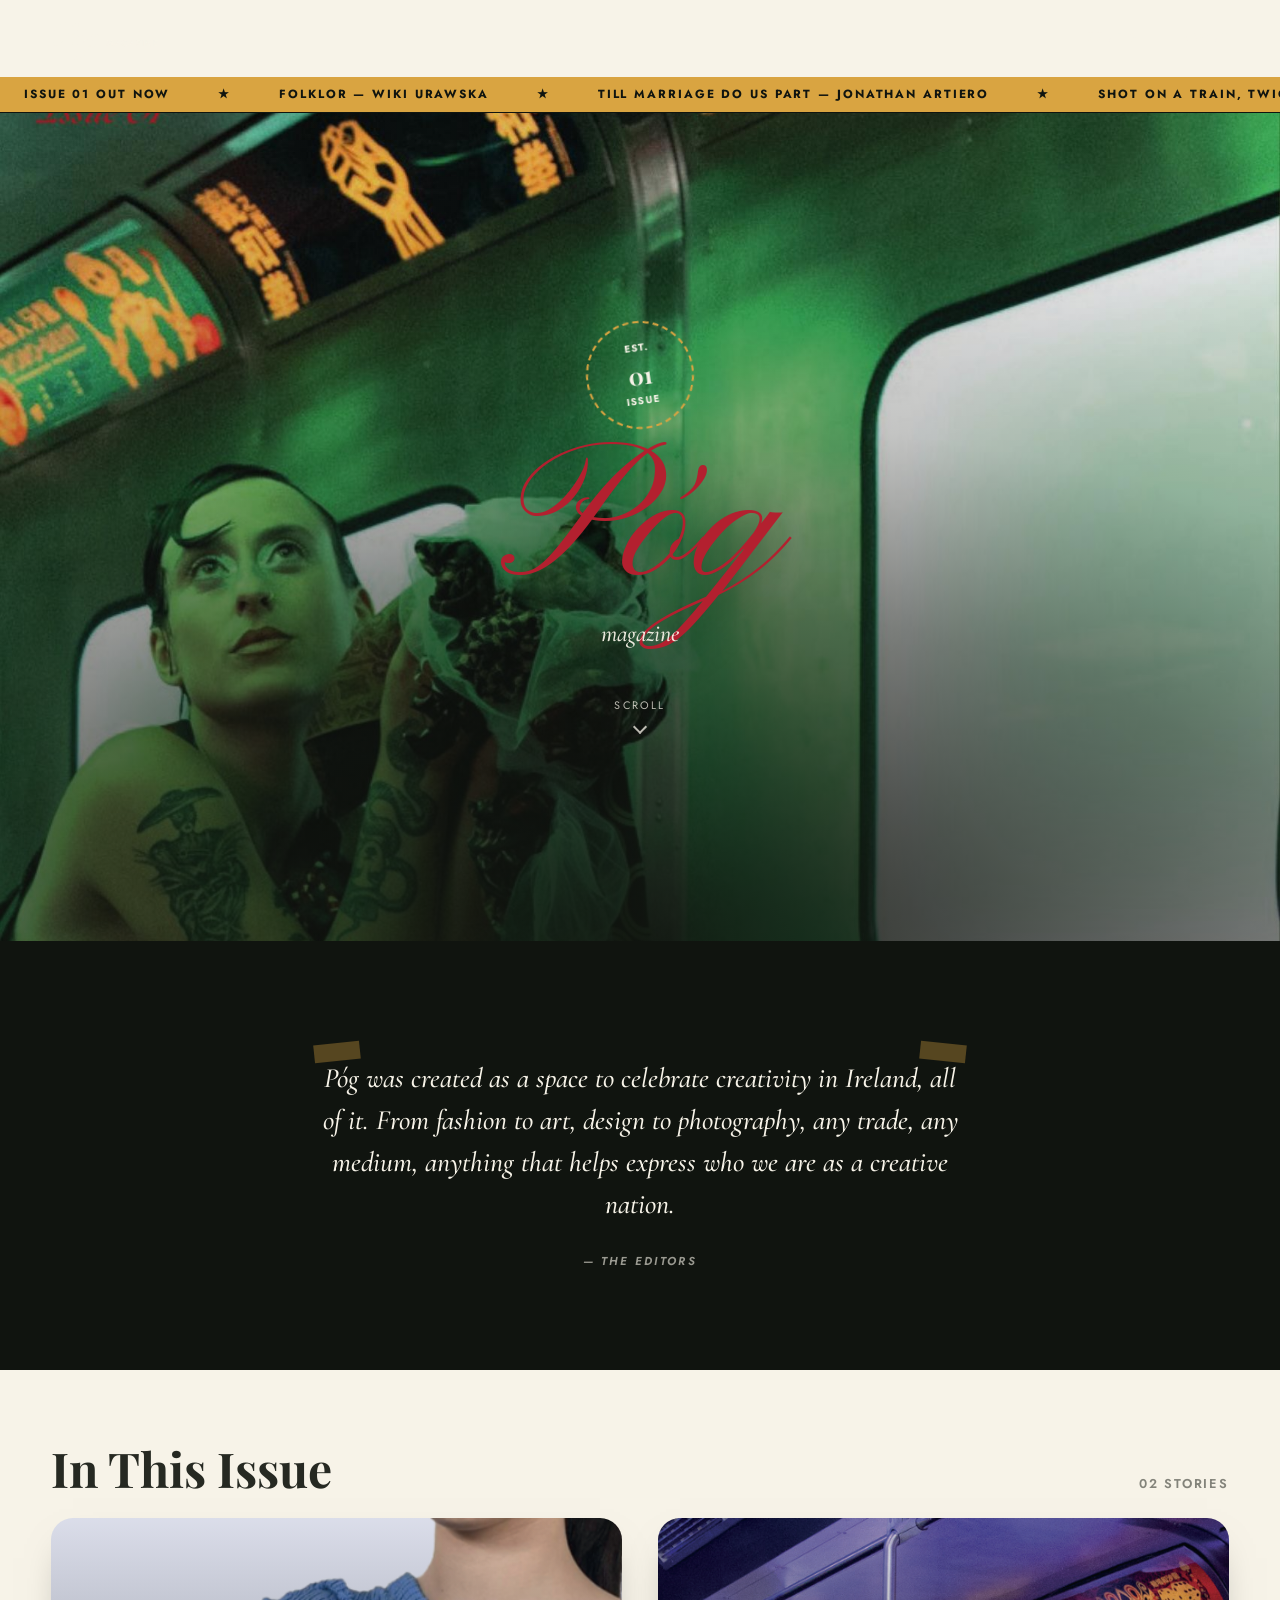
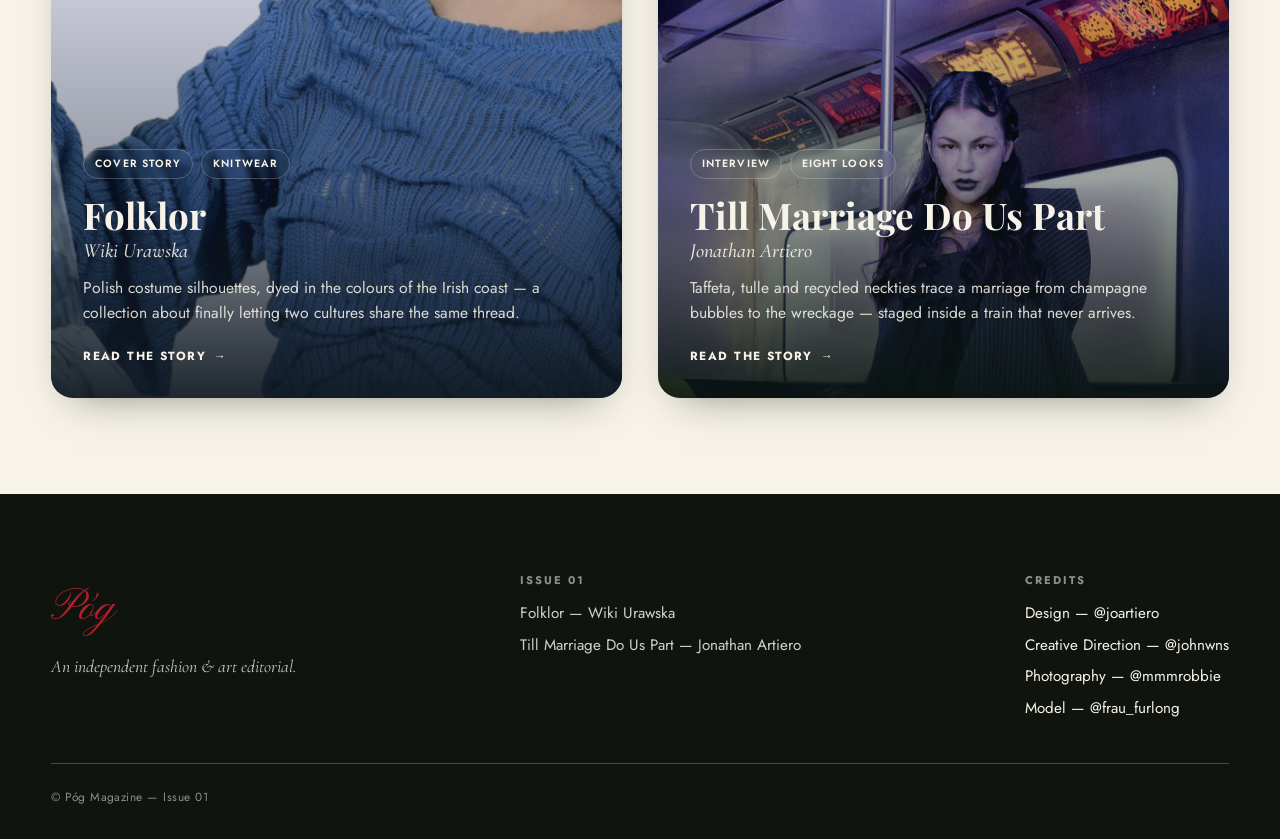
<file: index.html>
<!DOCTYPE html>
<html lang="en">
<head>
<meta charset="UTF-8">
<meta name="viewport" content="width=device-width, initial-scale=1.0">
<title>Póg Magazine — Issue 01</title>
<meta name="description" content="Póg Magazine, Issue 01 — an independent fashion editorial. Two stories, one shoot: heritage stitched in blue, heartbreak staged on a train.">
<link rel="stylesheet" href="styles.css">
</head>
<body>

<a class="skip-link" href="#main">Skip to content</a>

<header class="site-nav" id="siteNav">
  <a class="nav-logo" href="index.html">Póg<sup>Magazine</sup></a>
  <nav aria-label="Primary">
    <ul class="nav-links">
      <li><a href="#issue">Issue 01</a></li>
      <li><a href="#about">About</a></li>
    </ul>
  </nav>
</header>

<div class="ticker" aria-hidden="true">
  <div class="ticker-track">
    <span>Issue 01 out now</span><span>★</span>
    <span>Folklor — Wiki Urawska</span><span>★</span>
    <span>Till Marriage Do Us Part — Jonathan Artiero</span><span>★</span>
    <span>Shot on a train, twice</span><span>★</span>
    <span>Issue 01 out now</span><span>★</span>
    <span>Folklor — Wiki Urawska</span><span>★</span>
    <span>Till Marriage Do Us Part — Jonathan Artiero</span><span>★</span>
    <span>Shot on a train, twice</span><span>★</span>
  </div>
</div>

<main id="main">

  <section class="hero" aria-label="Cover">
    <div class="hero-media">
      <img src="assets/cover.jpg" alt="A model in green light holds a bouquet of ties inside a train carriage, wearing a pinstripe corset with tattoos visible on her arm." loading="eager">
    </div>
    <div class="hero-content">
      <div class="hero-stamp" aria-hidden="true">
        <span>Est.</span>
        <strong>01</strong>
        <span>Issue</span>
      </div>
      <div class="hero-wordmark">Póg</div>
      <p class="hero-tagline">magazine</p>
      <div class="scroll-cue">
        Scroll
        <span class="chev"></span>
      </div>
    </div>
  </section>

  <section class="mission" id="about">
    <div class="mission-card reveal">
      <p>Póg was created as a space to celebrate creativity in Ireland, all of it. From fashion to art, design to photography, any trade, any medium, anything that helps express who we are as a creative nation.</p>
      <p class="signed">— The Editors</p>
    </div>
  </section>

  <div class="section-head reveal" id="issue">
    <h2>In This Issue</h2>
    <span class="count">02 Stories</span>
  </div>

  <section class="features" aria-label="Featured articles">

    <a class="feature-card reveal js-tilt" data-tone="folklor" href="article-folklor.html">
      <img src="assets/wiki-collage.png" alt="Models wearing pale blue textured knitwear and ruffled skirts from the Folklor collection." loading="lazy">
      <div class="feature-card-body">
        <div class="chip-row">
          <span class="chip">Cover Story</span>
          <span class="chip">Knitwear</span>
        </div>
        <h3>Folklor<span class="designer">Wiki Urawska</span></h3>
        <p>Polish costume silhouettes, dyed in the colours of the Irish coast — a collection about finally letting two cultures share the same thread.</p>
        <span class="feature-cta">Read the story <span class="arrow" aria-hidden="true">&rarr;</span></span>
      </div>
    </a>

    <a class="feature-card reveal js-tilt" data-tone="till-marriage" href="article-till-marriage.html">
      <img src="assets/jonathan-bride.png" alt="A bride in a tulle veil holds a bouquet made of neckties, standing inside a lit train carriage." loading="lazy">
      <div class="feature-card-body">
        <div class="chip-row">
          <span class="chip">Interview</span>
          <span class="chip">Eight Looks</span>
        </div>
        <h3>Till Marriage Do Us Part<span class="designer">Jonathan Artiero</span></h3>
        <p>Taffeta, tulle and recycled neckties trace a marriage from champagne bubbles to the wreckage — staged inside a train that never arrives.</p>
        <span class="feature-cta">Read the story <span class="arrow" aria-hidden="true">&rarr;</span></span>
      </div>
    </a>

  </section>

</main>

<footer class="site-footer">
  <div class="footer-grid">
    <div>
      <div class="footer-logo">Póg</div>
      <p class="footer-tagline">An independent fashion & art editorial.</p>
    </div>
    <div class="footer-col">
      <h3>Issue 01</h3>
      <ul>
        <li><a href="article-folklor.html">Folklor — Wiki Urawska</a></li>
        <li><a href="article-till-marriage.html">Till Marriage Do Us Part — Jonathan Artiero</a></li>
      </ul>
    </div>
    <div class="footer-col">
      <h3>Credits</h3>
      <ul>
        <li>Design — @joartiero</li>
        <li>Creative Direction — @johnwns</li>
        <li>Photography — @mmmrobbie</li>
        <li>Model — @frau_furlong</li>
      </ul>
    </div>
  </div>
  <div class="footer-bottom">
    <span>&copy; Póg Magazine — Issue 01</span>
  </div>
</footer>

<script src="script.js"></script>
</body>
</html>
</file>
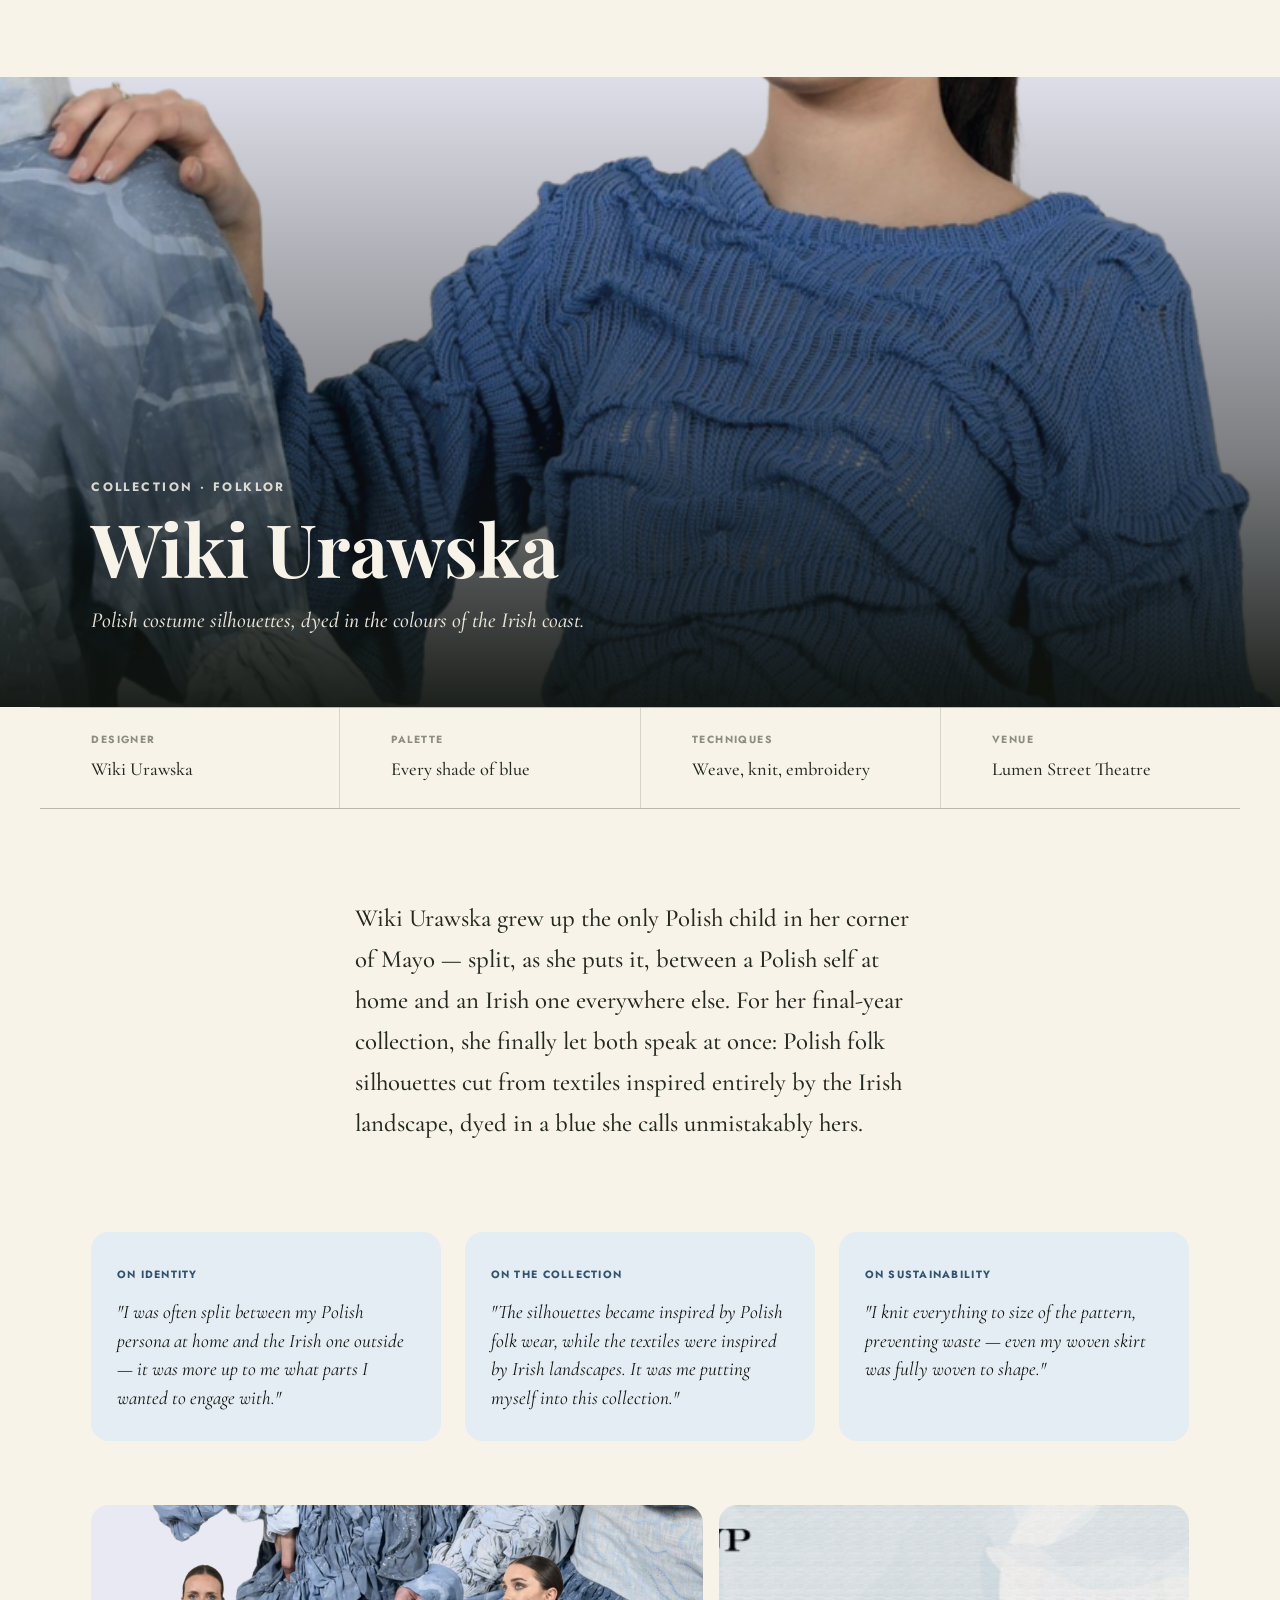
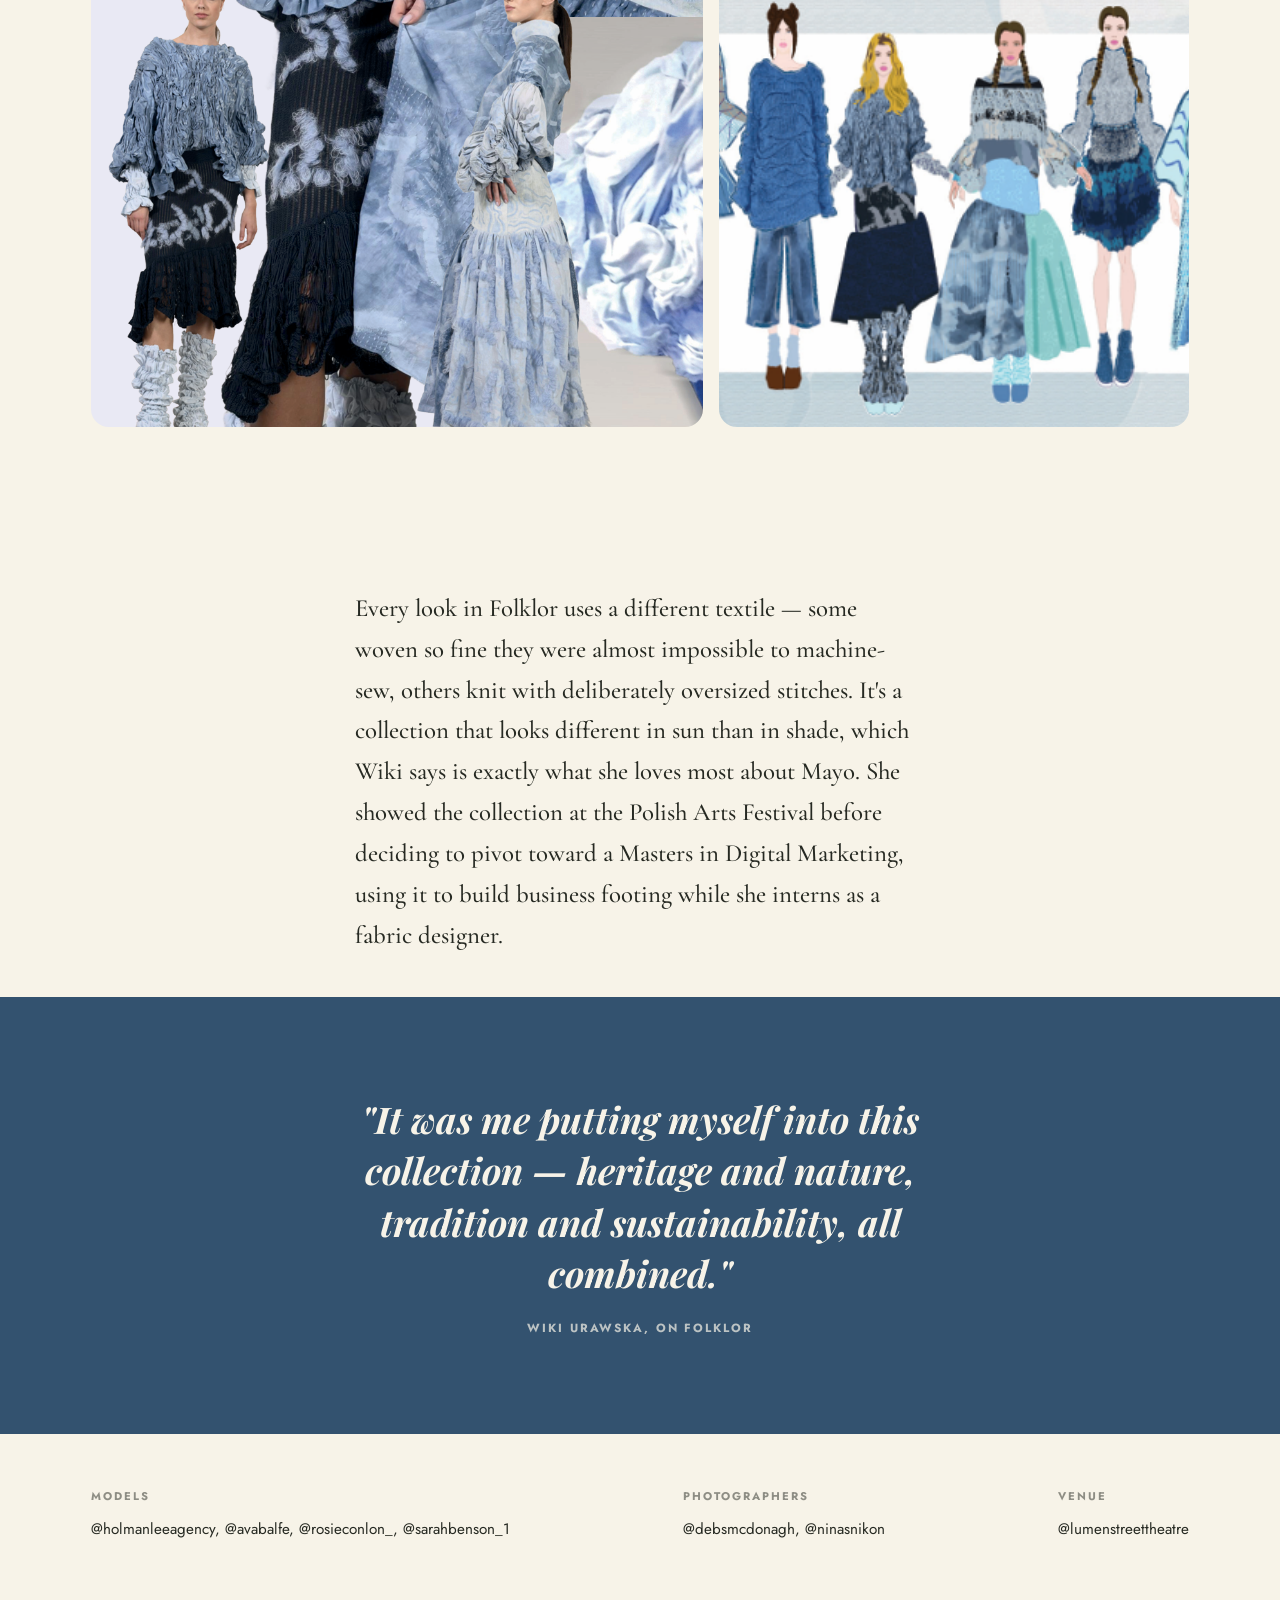
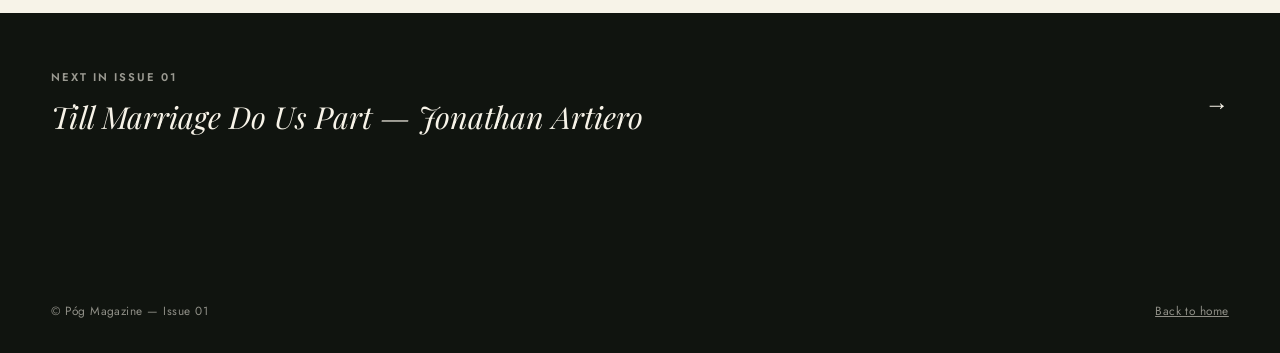
<file: article-folklor.html>
<!DOCTYPE html>
<html lang="en">
<head>
<meta charset="UTF-8">
<meta name="viewport" content="width=device-width, initial-scale=1.0">
<title>Folklor — Wiki Urawska | Póg Magazine</title>
<meta name="description" content="Wiki Urawska on Folklor: Polish costume silhouettes dyed in the colours of the Irish coast. Póg Magazine, Issue 01.">
<link rel="stylesheet" href="styles.css">
</head>
<body class="article" data-theme="folklor">

<a class="skip-link" href="#main">Skip to content</a>

<header class="site-nav" id="siteNav">
  <a class="nav-logo" href="index.html">Póg<sup>Magazine</sup></a>
  <nav aria-label="Primary">
    <ul class="nav-links">
      <li><a href="index.html">Home</a></li>
      <li><a href="article-till-marriage.html">Next Story</a></li>
    </ul>
  </nav>
</header>

<main id="main">

  <section class="article-hero" aria-label="Article cover">
    <div class="article-hero-media">
      <img src="assets/wiki-collage.png" alt="Models wearing pale blue textured ruffled knitwear and skirts from the Folklor collection." loading="eager">
    </div>
    <div class="article-hero-content">
      <p class="article-collection">Collection · Folklor</p>
      <h1>Wiki Urawska</h1>
      <p class="subtitle">Polish costume silhouettes, dyed in the colours of the Irish coast.</p>
    </div>
  </section>

  <dl class="the-gist">
    <div><dt>Designer</dt><dd>Wiki Urawska</dd></div>
    <div><dt>Palette</dt><dd>Every shade of blue</dd></div>
    <div><dt>Techniques</dt><dd>Weave, knit, embroidery</dd></div>
    <div><dt>Venue</dt><dd>Lumen Street Theatre</dd></div>
  </dl>

  <article>

    <div class="article-intro reveal">
      <p>Wiki Urawska grew up the only Polish child in her corner of Mayo — split, as she puts it, between a Polish self at home and an Irish one everywhere else. For her final-year collection, she finally let both speak at once: Polish folk silhouettes cut from textiles inspired entirely by the Irish landscape, dyed in a blue she calls unmistakably hers.</p>
    </div>

    <div class="highlights">
      <div class="highlight-card reveal">
        <span class="tag">On Identity</span>
        <p>"I was often split between my Polish persona at home and the Irish one outside — it was more up to me what parts I wanted to engage with."</p>
      </div>
      <div class="highlight-card reveal">
        <span class="tag">On the Collection</span>
        <p>"The silhouettes became inspired by Polish folk wear, while the textiles were inspired by Irish landscapes. It was me putting myself into this collection."</p>
      </div>
      <div class="highlight-card reveal">
        <span class="tag">On Sustainability</span>
        <p>"I knit everything to size of the pattern, preventing waste — even my woven skirt was fully woven to shape."</p>
      </div>
    </div>

    <div class="gallery-strip reveal">
      <figure>
        <img src="assets/wiki-group.png" alt="Two models seen from behind wearing textured blue Folklor garments and ruffled leg warmers." loading="lazy">
      </figure>
      <figure>
        <img src="assets/wiki-textile-strip.png" alt="Close-up textile development shots including knit swatches and an Irish coastal landscape in blue." loading="lazy">
      </figure>
    </div>

    <div class="article-intro reveal">
      <p>Every look in Folklor uses a different textile — some woven so fine they were almost impossible to machine-sew, others knit with deliberately oversized stitches. It's a collection that looks different in sun than in shade, which Wiki says is exactly what she loves most about Mayo. She showed the collection at the Polish Arts Festival before deciding to pivot toward a Masters in Digital Marketing, using it to build business footing while she interns as a fabric designer.</p>
    </div>

  </article>

  <section class="closing-quote reveal">
    <blockquote>"It was me putting myself into this collection — heritage and nature, tradition and sustainability, all combined."</blockquote>
    <cite>Wiki Urawska, on Folklor</cite>
  </section>

  <section class="article-credits reveal">
    <div>
      <h2>Models</h2>
      <p>@holmanleeagency, @avabalfe, @rosieconlon_, @sarahbenson_1</p>
    </div>
    <div>
      <h2>Photographers</h2>
      <p>@debsmcdonagh, @ninasnikon</p>
    </div>
    <div>
      <h2>Venue</h2>
      <p>@lumenstreettheatre</p>
    </div>
  </section>

</main>

<a class="next-article" href="article-till-marriage.html">
  <span>
    <span class="label">Next in Issue 01</span>
    <span class="title">Till Marriage Do Us Part — Jonathan Artiero</span>
  </span>
  <span class="arrow" aria-hidden="true">&rarr;</span>
</a>

<footer class="site-footer">
  <div class="footer-bottom">
    <span>&copy; Póg Magazine — Issue 01</span>
    <a href="index.html">Back to home</a>
  </div>
</footer>

<button class="back-to-top" id="backToTop" aria-label="Back to top">&uarr;</button>

<script src="script.js"></script>
</body>
</html>
</file>
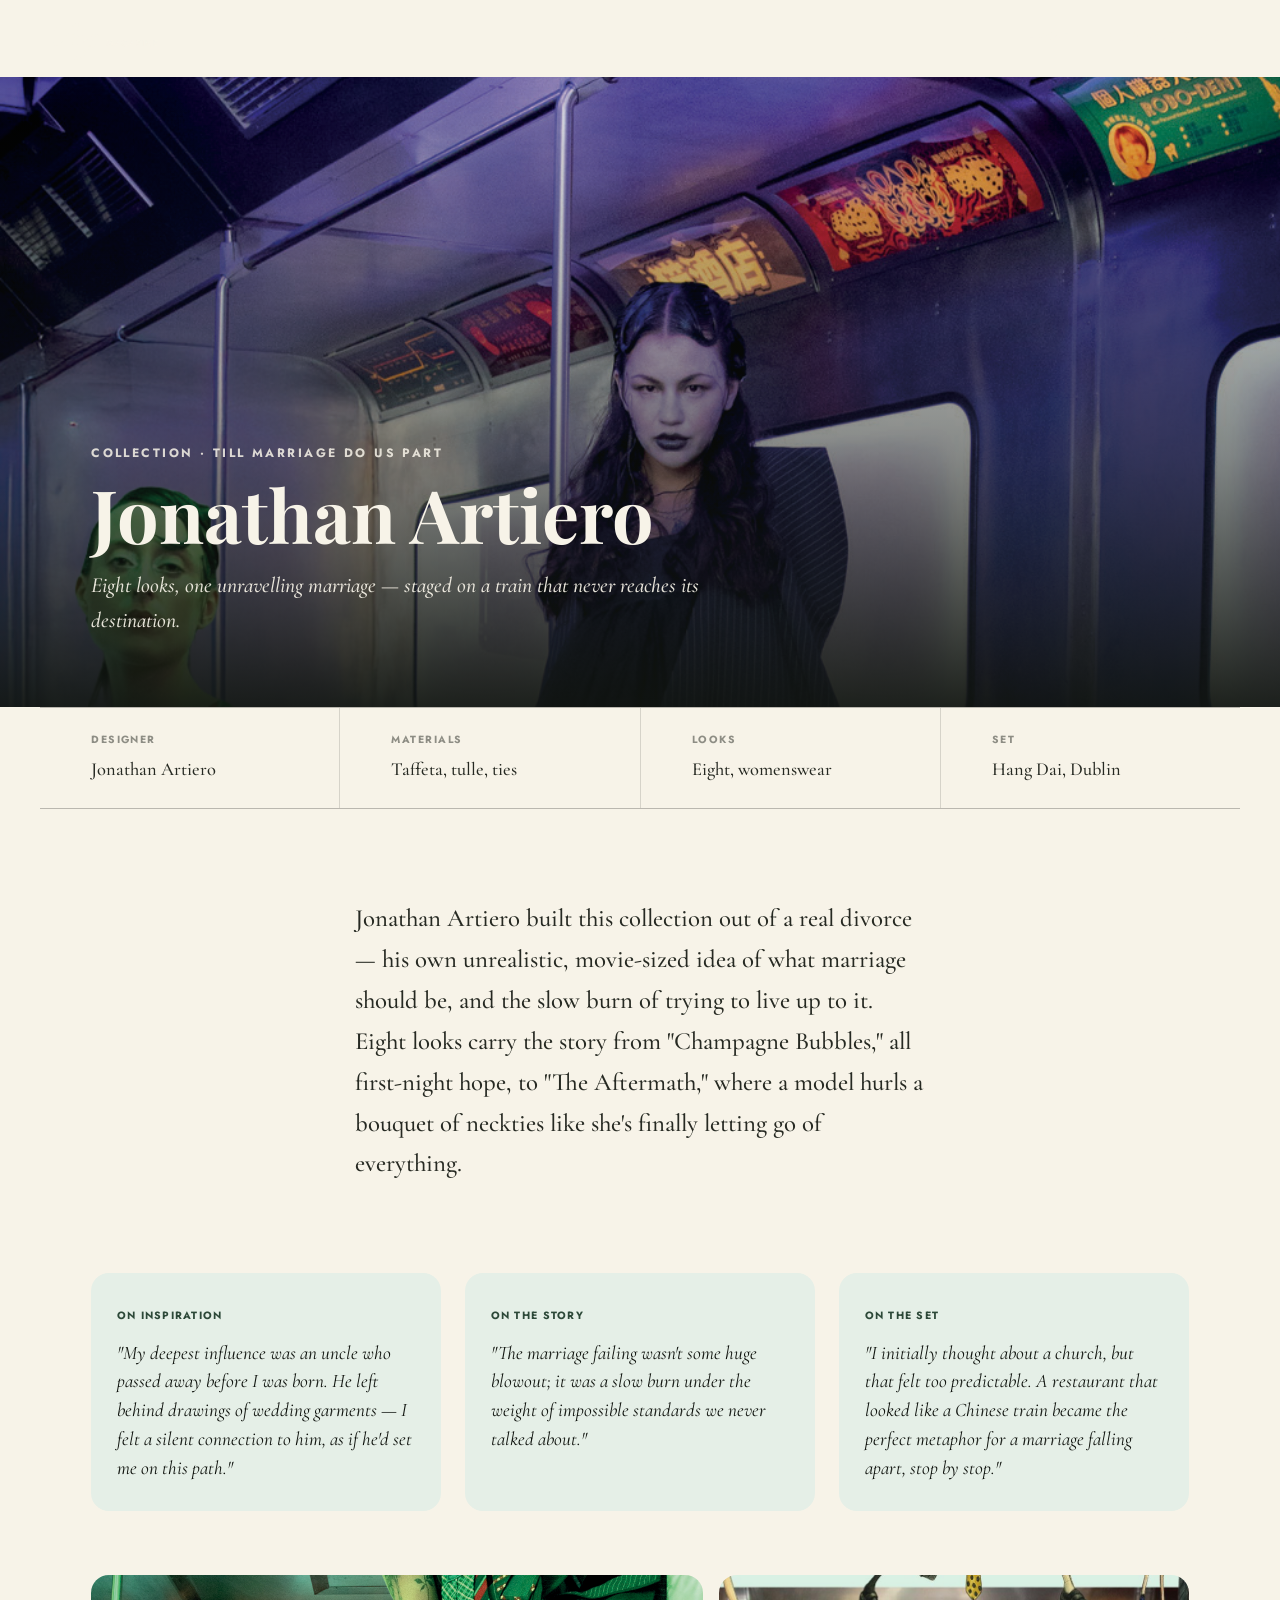
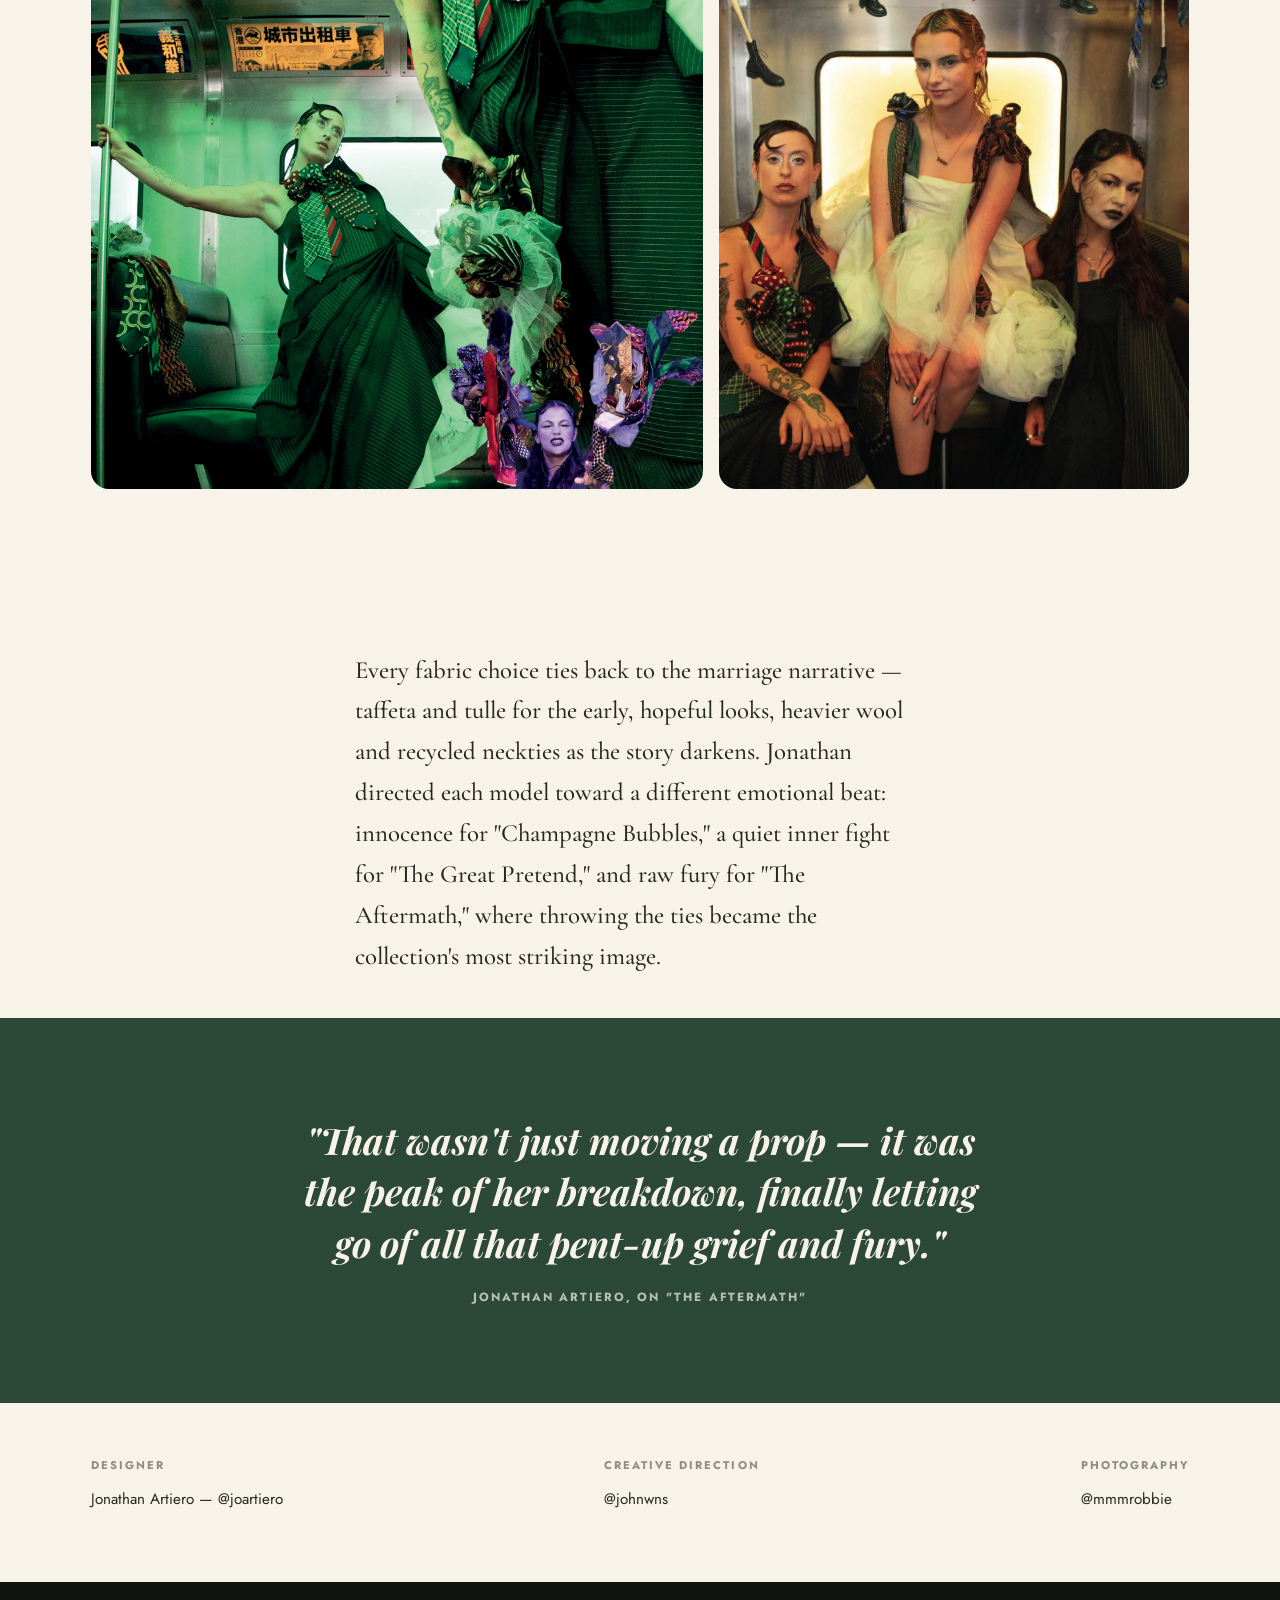
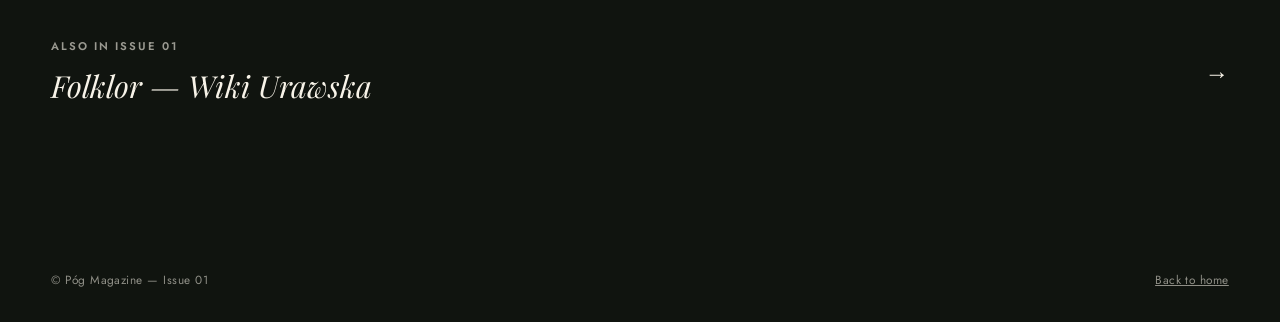
<file: article-till-marriage.html>
<!DOCTYPE html>
<html lang="en">
<head>
<meta charset="UTF-8">
<meta name="viewport" content="width=device-width, initial-scale=1.0">
<title>Till Marriage Do Us Part — Jonathan Artiero | Póg Magazine</title>
<meta name="description" content="Jonathan Artiero on Till Marriage Do Us Part: eight looks tracing a marriage's collapse, staged inside a train that never arrives. Póg Magazine, Issue 01.">
<link rel="stylesheet" href="styles.css">
</head>
<body class="article" data-theme="till-marriage">

<a class="skip-link" href="#main">Skip to content</a>

<header class="site-nav" id="siteNav">
  <a class="nav-logo" href="index.html">Póg<sup>Magazine</sup></a>
  <nav aria-label="Primary">
    <ul class="nav-links">
      <li><a href="index.html">Home</a></li>
      <li><a href="article-folklor.html">Previous Story</a></li>
    </ul>
  </nav>
</header>

<main id="main">

  <section class="article-hero" aria-label="Article cover">
    <div class="article-hero-media">
      <img src="assets/jonathan-bride.png" alt="A bride wearing a tulle veil and a bouquet of neckties stands inside a train carriage lit in warm gold light." loading="eager">
    </div>
    <div class="article-hero-content">
      <p class="article-collection">Collection · Till Marriage Do Us Part</p>
      <h1>Jonathan Artiero</h1>
      <p class="subtitle">Eight looks, one unravelling marriage — staged on a train that never reaches its destination.</p>
    </div>
  </section>

  <dl class="the-gist">
    <div><dt>Designer</dt><dd>Jonathan Artiero</dd></div>
    <div><dt>Materials</dt><dd>Taffeta, tulle, ties</dd></div>
    <div><dt>Looks</dt><dd>Eight, womenswear</dd></div>
    <div><dt>Set</dt><dd>Hang Dai, Dublin</dd></div>
  </dl>

  <article>

    <div class="article-intro reveal">
      <p>Jonathan Artiero built this collection out of a real divorce — his own unrealistic, movie-sized idea of what marriage should be, and the slow burn of trying to live up to it. Eight looks carry the story from "Champagne Bubbles," all first-night hope, to "The Aftermath," where a model hurls a bouquet of neckties like she's finally letting go of everything.</p>
    </div>

    <div class="highlights">
      <div class="highlight-card reveal">
        <span class="tag">On Inspiration</span>
        <p>"My deepest influence was an uncle who passed away before I was born. He left behind drawings of wedding garments — I felt a silent connection to him, as if he'd set me on this path."</p>
      </div>
      <div class="highlight-card reveal">
        <span class="tag">On the Story</span>
        <p>"The marriage failing wasn't some huge blowout; it was a slow burn under the weight of impossible standards we never talked about."</p>
      </div>
      <div class="highlight-card reveal">
        <span class="tag">On the Set</span>
        <p>"I initially thought about a church, but that felt too predictable. A restaurant that looked like a Chinese train became the perfect metaphor for a marriage falling apart, stop by stop."</p>
      </div>
    </div>

    <div class="gallery-strip reveal">
      <figure>
        <img src="assets/jonathan-green.png" alt="A model in a green pinstripe gown holding a tie bouquet inside the train carriage set." loading="lazy">
      </figure>
      <figure>
        <img src="assets/jonathan-portrait.jpg" alt="A model in dark makeup and a flowing pinstripe gown, styled for the look Champagne Bubbles." loading="lazy">
      </figure>
    </div>

    <div class="article-intro reveal">
      <p>Every fabric choice ties back to the marriage narrative — taffeta and tulle for the early, hopeful looks, heavier wool and recycled neckties as the story darkens. Jonathan directed each model toward a different emotional beat: innocence for "Champagne Bubbles," a quiet inner fight for "The Great Pretend," and raw fury for "The Aftermath," where throwing the ties became the collection's most striking image.</p>
    </div>

  </article>

  <section class="closing-quote reveal">
    <blockquote>"That wasn't just moving a prop — it was the peak of her breakdown, finally letting go of all that pent-up grief and fury."</blockquote>
    <cite>Jonathan Artiero, on "The Aftermath"</cite>
  </section>

  <section class="article-credits reveal">
    <div>
      <h2>Designer</h2>
      <p>Jonathan Artiero — @joartiero</p>
    </div>
    <div>
      <h2>Creative Direction</h2>
      <p>@johnwns</p>
    </div>
    <div>
      <h2>Photography</h2>
      <p>@mmmrobbie</p>
    </div>
  </section>

</main>

<a class="next-article" href="article-folklor.html">
  <span>
    <span class="label">Also in Issue 01</span>
    <span class="title">Folklor — Wiki Urawska</span>
  </span>
  <span class="arrow" aria-hidden="true">&rarr;</span>
</a>

<footer class="site-footer">
  <div class="footer-bottom">
    <span>&copy; Póg Magazine — Issue 01</span>
    <a href="index.html">Back to home</a>
  </div>
</footer>

<button class="back-to-top" id="backToTop" aria-label="Back to top">&uarr;</button>

<script src="script.js"></script>
</body>
</html>
</file>
<file: styles.css>
/* ==========================================================================
   Póg Magazine — stylesheet v2
   A webzine, not a flipbook: color-blocked sections pulled from the shoots,
   short-form editorial copy, and a few hand-finished, poppy interactions.
   ========================================================================== */

@import url('https://fonts.googleapis.com/css2?family=Playfair+Display:ital,wght@0,600;0,700;0,800;1,600;1,700&family=Cormorant+Garamond:ital,wght@0,500;1,500;1,600&family=Jost:wght@400;500;600;700&family=Pinyon+Script&display=swap');

:root{
  /* ground */
  --ink: #10140f;
  --ink-soft: #262922;
  --cream: #f7f3e8;
  --cream-dim: #efe8d6;
  --line: rgba(16,20,15,.14);
  --line-on-dark: rgba(247,243,232,.24);

  /* pulled straight from the shoots */
  --crimson: #b3202f;
  --crimson-deep: #7c1220;
  --emerald: #1c4a34;
  --emerald-deep: #0f2a1e;
  --gold: #d9a441;

  --blue: #6f97c2;
  --blue-deep: #33526f;
  --blue-tint: #e4ecf4;

  --sage: #7fa38c;
  --sage-deep: #2c4838;
  --sage-tint: #e5efe7;

  --accent: var(--crimson);
  --accent-deep: var(--crimson-deep);
  --tint: var(--cream-dim);

  /* type */
  --f-display: 'Playfair Display', Georgia, serif;
  --f-serif: 'Cormorant Garamond', Georgia, serif;
  --f-body: 'Jost', -apple-system, BlinkMacSystemFont, sans-serif;
  --f-script: 'Pinyon Script', cursive;

  --gutter: clamp(1.25rem, 4vw, 4rem);
  --ease-pop: cubic-bezier(.34,1.56,.64,1);
  --ease: cubic-bezier(.22,.68,.16,1);
}

[data-theme="folklor"]{ --accent: var(--blue-deep); --accent-deep: var(--blue-deep); --tint: var(--blue-tint); }
[data-theme="till-marriage"]{ --accent: var(--sage-deep); --accent-deep: var(--sage-deep); --tint: var(--sage-tint); }

/* ==========================================================================
   Reset & base
   ========================================================================== */
*, *::before, *::after{ box-sizing: border-box; }
html{ scroll-behavior: smooth; }
@media (prefers-reduced-motion: reduce){
  html{ scroll-behavior: auto; }
  *, *::before, *::after{
    animation-duration: .01ms !important;
    animation-iteration-count: 1 !important;
    transition-duration: .01ms !important;
    scroll-behavior: auto !important;
  }
}
body{
  margin: 0;
  background: var(--cream);
  color: var(--ink-soft);
  font-family: var(--f-body);
  font-size: 1rem;
  line-height: 1.6;
  -webkit-font-smoothing: antialiased;
}
img{ max-width: 100%; display: block; }
a{ color: inherit; }
h1,h2,h3,h4{ font-family: var(--f-display); font-weight: 700; line-height: 1.1; margin: 0; }

.skip-link{
  position: absolute; left: -999px; top: 0;
  background: var(--ink); color: var(--cream);
  padding: .75rem 1.25rem; z-index: 200;
  font-family: var(--f-body); letter-spacing: .08em; text-transform: uppercase; font-size: .8rem;
}
.skip-link:focus{ left: var(--gutter); top: var(--gutter); }
:focus-visible{ outline: 2px solid var(--crimson); outline-offset: 3px; }
.visually-hidden{ position:absolute; width:1px; height:1px; overflow:hidden; clip:rect(0 0 0 0); white-space:nowrap; }

/* ==========================================================================
   Nav + ticker
   ========================================================================== */
.site-nav{
  position: sticky; top: 0; z-index: 100;
  display: flex; align-items: center; justify-content: space-between;
  padding: 1.35rem var(--gutter);
  background: transparent; color: var(--cream);
  transition: background .45s var(--ease), padding .35s var(--ease), box-shadow .35s var(--ease);
}
.site-nav.is-scrolled{
  background: rgba(16,20,15,.94);
  backdrop-filter: blur(10px);
  padding: .85rem var(--gutter);
  box-shadow: 0 1px 0 var(--line-on-dark);
}
.nav-logo{ font-family: var(--f-script); font-size: 2.1rem; line-height: 1; text-decoration: none; color: inherit; display: inline-flex; align-items: baseline; gap: .4rem; }
.nav-logo sup{ font-family: var(--f-body); font-size: .5rem; letter-spacing: .16em; text-transform: uppercase; font-weight: 600; opacity: .8; }
.nav-links{ display: flex; gap: clamp(1.1rem, 3vw, 2.25rem); list-style: none; margin: 0; padding: 0; font-family: var(--f-body); font-weight: 600; font-size: .78rem; letter-spacing: .1em; text-transform: uppercase; }
.nav-links a{ text-decoration: none; position: relative; padding-bottom: 2px; }
.nav-links a::after{ content:''; position:absolute; left:0; right:100%; bottom:-2px; height:2px; background: var(--gold); transition: right .3s var(--ease-pop); }
.nav-links a:hover::after, .nav-links a:focus-visible::after{ right: 0; }

.ticker{
  overflow: hidden;
  background: var(--gold);
  color: var(--ink);
  border-bottom: 1px solid var(--ink);
}
.ticker-track{
  display: flex;
  width: max-content;
  animation: ticker-scroll 26s linear infinite;
}
.ticker-track span{
  display: inline-flex;
  align-items: center;
  gap: .6rem;
  padding: .5rem 1.5rem;
  font-family: var(--f-body);
  font-weight: 700;
  font-size: .74rem;
  letter-spacing: .16em;
  text-transform: uppercase;
  white-space: nowrap;
}
@keyframes ticker-scroll{
  from{ transform: translateX(0); }
  to{ transform: translateX(-50%); }
}
@media (prefers-reduced-motion: reduce){
  .ticker-track{ animation: none; overflow-x: auto; }
}

/* ==========================================================================
   Hero
   ========================================================================== */
.hero{
  position: relative;
  min-height: 92svh;
  display: flex;
  align-items: center;
  justify-content: center;
  overflow: hidden;
  background: var(--emerald-deep);
}
.hero-media{ position: absolute; inset: 0; }
.hero-media img{ width:100%; height:100%; object-fit: cover; object-position: 50% 20%; }
.hero-media::after{
  content:'';
  position:absolute; inset:0;
  background:
    radial-gradient(120% 90% at 50% 100%, rgba(16,20,15,.94) 0%, rgba(16,20,15,.55) 45%, rgba(16,20,15,.25) 70%, rgba(16,20,15,.1) 100%);
}
.hero-content{
  position: relative; z-index: 2;
  text-align: center;
  color: var(--cream);
  padding: 0 var(--gutter);
}
.hero-stamp{
  display: inline-flex;
  flex-direction: column;
  align-items: center;
  justify-content: center;
  width: 108px; height: 108px;
  border: 2px dashed var(--gold);
  border-radius: 50%;
  margin-bottom: 1.5rem;
  transform: rotate(-8deg);
  animation: stamp-in .7s var(--ease-pop) both;
  animation-delay: .2s;
}
.hero-stamp span{ font-family: var(--f-body); font-weight: 700; font-size: .62rem; letter-spacing: .12em; text-transform: uppercase; line-height: 1.5; }
.hero-stamp strong{ font-family: var(--f-display); font-size: 1.5rem; display: block; }
@keyframes stamp-in{
  0%{ opacity: 0; transform: rotate(-8deg) scale(.4); }
  100%{ opacity: 1; transform: rotate(-8deg) scale(1); }
}
.hero-wordmark{
  font-family: var(--f-script);
  font-size: clamp(5.5rem, 17vw, 12rem);
  line-height: .8;
  color: var(--crimson);
  text-shadow: 0 8px 40px rgba(0,0,0,.4);
}
.hero-tagline{
  font-family: var(--f-serif);
  font-style: italic;
  font-weight: 500;
  font-size: clamp(1.1rem, 2vw, 1.5rem);
  margin-top: .5rem;
  opacity: .95;
}
.scroll-cue{
  margin: 2.75rem auto 0;
  display: flex;
  flex-direction: column;
  align-items: center;
  gap: .5rem;
  font-family: var(--f-body);
  font-size: .68rem;
  letter-spacing: .2em;
  text-transform: uppercase;
  opacity: .75;
}
.scroll-cue .chev{
  width: 10px; height: 10px;
  border-right: 2px solid currentColor;
  border-bottom: 2px solid currentColor;
  transform: rotate(45deg);
  animation: chev-bounce 1.6s ease-in-out infinite;
}
@keyframes chev-bounce{
  0%,100%{ transform: rotate(45deg) translate(0,0); }
  50%{ transform: rotate(45deg) translate(4px,4px); }
}

/* ==========================================================================
   Reveal on scroll — poppier: slight rise + scale
   ========================================================================== */
.reveal{
  opacity: 0;
  transform: translateY(26px) scale(.98);
  transition: opacity .7s var(--ease-pop), transform .7s var(--ease-pop);
}
.reveal.in-view{ opacity: 1; transform: translateY(0) scale(1); }

/* ==========================================================================
   Mission strip
   ========================================================================== */
.mission{
  background: var(--ink);
  color: var(--cream);
  padding: clamp(3.5rem, 9vw, 5.5rem) var(--gutter);
  text-align: center;
  position: relative;
}
.mission-card{
  max-width: 40rem;
  margin: 0 auto;
  position: relative;
}
.mission-card::before, .mission-card::after{
  content: '';
  position: absolute;
  width: 46px; height: 18px;
  background: rgba(217,164,65,.35);
  top: -14px;
}
.mission-card::before{ left: -6px; transform: rotate(-6deg); }
.mission-card::after{ right: -6px; transform: rotate(6deg); }
.mission-card p{
  font-family: var(--f-serif);
  font-style: italic;
  font-weight: 500;
  font-size: clamp(1.3rem, 2.6vw, 1.75rem);
  line-height: 1.5;
}
.mission-card .signed{
  margin-top: 1.25rem;
  font-family: var(--f-body);
  font-size: .72rem;
  font-weight: 600;
  letter-spacing: .2em;
  text-transform: uppercase;
  opacity: .6;
}

/* ==========================================================================
   Issue index heading
   ========================================================================== */
.section-head{
  display: flex;
  align-items: baseline;
  justify-content: space-between;
  gap: 1rem;
  max-width: 1300px;
  margin: 0 auto;
  padding: clamp(3rem, 7vw, 4.5rem) var(--gutter) 1.5rem;
  flex-wrap: wrap;
}
.section-head h2{ font-size: clamp(2rem, 5vw, 3rem); }
.section-head .count{
  font-family: var(--f-body);
  font-weight: 600;
  font-size: .8rem;
  letter-spacing: .14em;
  text-transform: uppercase;
  color: var(--ink-soft);
  opacity: .55;
}

/* ==========================================================================
   Feature cards — color-blocked, tilt on hover
   ========================================================================== */
.features{
  display: grid;
  grid-template-columns: repeat(2, 1fr);
  gap: clamp(1.5rem, 3vw, 2.25rem);
  max-width: 1300px;
  margin: 0 auto;
  padding: 0 var(--gutter) clamp(4rem, 9vw, 6rem);
}
.feature-card{
  --tilt-x: 0deg;
  --tilt-y: 0deg;
  position: relative;
  display: block;
  text-decoration: none;
  color: var(--cream);
  border-radius: 22px;
  overflow: hidden;
  min-height: 480px;
  isolation: isolate;
  transform: perspective(900px) rotateX(var(--tilt-x)) rotateY(var(--tilt-y));
  transition: transform .35s var(--ease-pop), box-shadow .35s var(--ease);
  box-shadow: 0 18px 40px -22px rgba(16,20,15,.5);
}
.feature-card:hover, .feature-card:focus-visible{
  box-shadow: 0 30px 60px -24px rgba(16,20,15,.55);
}
.feature-card img{
  position: absolute; inset: 0;
  width: 100%; height: 100%;
  object-fit: cover;
  transition: transform .8s var(--ease);
  z-index: -2;
}
.feature-card:hover img{ transform: scale(1.06); }
.feature-card::after{
  content:'';
  position: absolute; inset: 0;
  z-index: -1;
  background: linear-gradient(180deg, rgba(16,20,15,.05) 0%, rgba(16,20,15,.35) 55%, rgba(16,20,15,.92) 100%);
}
.feature-card[data-tone="folklor"]::after{ background: linear-gradient(180deg, rgba(51,82,111,.08) 0%, rgba(20,32,44,.4) 55%, rgba(15,24,32,.93) 100%); }
.feature-card[data-tone="till-marriage"]::after{ background: linear-gradient(180deg, rgba(44,72,56,.08) 0%, rgba(16,28,22,.42) 55%, rgba(10,20,16,.93) 100%); }

.feature-card-body{
  position: relative;
  z-index: 1;
  height: 100%;
  display: flex;
  flex-direction: column;
  justify-content: flex-end;
  padding: 2rem;
}
.chip-row{
  display: flex;
  flex-wrap: wrap;
  gap: .5rem;
  margin-bottom: 1rem;
}
.chip{
  font-family: var(--f-body);
  font-weight: 600;
  font-size: .66rem;
  letter-spacing: .1em;
  text-transform: uppercase;
  padding: .35rem .7rem;
  border-radius: 999px;
  border: 1px solid var(--line-on-dark);
  backdrop-filter: blur(3px);
}
.feature-card-body h3{ font-size: clamp(1.7rem, 3.2vw, 2.3rem); }
.feature-card-body .designer{
  display: block;
  font-family: var(--f-serif);
  font-style: italic;
  font-weight: 500;
  font-size: .55em;
  margin-top: .25rem;
  opacity: .9;
}
.feature-card-body p{
  margin: .9rem 0 0;
  max-width: 30rem;
  font-size: .98rem;
  opacity: .88;
  line-height: 1.55;
}
.feature-cta{
  display: inline-flex;
  align-items: center;
  gap: .5rem;
  margin-top: 1.4rem;
  font-family: var(--f-body);
  font-weight: 700;
  font-size: .74rem;
  letter-spacing: .12em;
  text-transform: uppercase;
}
.feature-cta .arrow{ display: inline-block; transition: transform .3s var(--ease-pop); }
.feature-card:hover .feature-cta .arrow{ transform: translateX(6px) rotate(-4deg); }

@media (max-width: 860px){
  .features{ grid-template-columns: 1fr; }
  .feature-card{ min-height: 380px; }
}

/* ==========================================================================
   Footer
   ========================================================================== */
.site-footer{ background: var(--ink); color: var(--cream); padding: clamp(3rem, 8vw, 5rem) var(--gutter) 2rem; }
.footer-grid{ display: flex; flex-wrap: wrap; gap: 2.5rem; justify-content: space-between; max-width: 1300px; margin: 0 auto; padding-bottom: 2.25rem; border-bottom: 1px solid var(--line-on-dark); }
.footer-logo{ font-family: var(--f-script); font-size: 2.75rem; color: var(--crimson); }
.footer-tagline{ font-family: var(--f-serif); font-style: italic; opacity: .8; margin-top: .5rem; max-width: 22rem; font-size: 1.1rem; }
.footer-col h3{ font-family: var(--f-body); font-weight: 700; font-size: .7rem; letter-spacing: .18em; text-transform: uppercase; opacity: .55; margin-bottom: .9rem; }
.footer-col ul{ list-style: none; margin: 0; padding: 0; font-size: .95rem; }
.footer-col li{ margin-bottom: .45rem; }
.footer-col a{ text-decoration: none; opacity: .85; }
.footer-col a:hover{ opacity: 1; text-decoration: underline; }
.footer-bottom{ max-width: 1300px; margin: 1.5rem auto 0; display: flex; flex-wrap: wrap; gap: 1rem; justify-content: space-between; font-size: .74rem; letter-spacing: .04em; opacity: .55; }
.footer-bottom a{ text-decoration: underline; opacity: 1; }

/* ==========================================================================
   ARTICLE PAGES — short-form editorial
   ========================================================================== */
.article-hero{
  position: relative;
  min-height: 70svh;
  display: flex;
  align-items: flex-end;
  background: var(--ink);
}
.article-hero-media{ position: absolute; inset: 0; }
.article-hero-media img{ width:100%; height:100%; object-fit: cover; object-position: 50% 22%; }
.article-hero-media::after{ content:''; position:absolute; inset:0; background: linear-gradient(180deg, rgba(16,20,15,.05) 0%, rgba(16,20,15,.5) 60%, rgba(16,20,15,.94) 100%); }
.article-hero-content{ position: relative; z-index: 2; color: var(--cream); padding: 0 var(--gutter) 3rem; max-width: 1200px; margin: 0 auto; width: 100%; }
.article-collection{ font-family: var(--f-body); font-weight: 700; font-size: .76rem; letter-spacing: .2em; text-transform: uppercase; opacity: .85; margin-bottom: .6rem; }
.article-hero-content h1{ font-size: clamp(2.4rem, 6.5vw, 4.6rem); }
.article-hero-content .subtitle{ font-family: var(--f-serif); font-style: italic; font-weight: 500; font-size: clamp(1.05rem, 2vw, 1.35rem); margin-top: .9rem; max-width: 38rem; opacity: .92; }

.the-gist{
  max-width: 1200px;
  margin: 0 auto;
  display: grid;
  grid-template-columns: repeat(4, 1fr);
  gap: 1px;
  background: var(--line);
  border-top: 1px solid var(--line);
  border-bottom: 1px solid var(--line);
}
.the-gist div{ background: var(--cream); padding: 1.5rem var(--gutter); }
.the-gist dt{ font-family: var(--f-body); font-weight: 700; font-size: .65rem; letter-spacing: .14em; text-transform: uppercase; opacity: .5; margin-bottom: .4rem; }
.the-gist dd{ margin: 0; font-family: var(--f-serif); font-size: 1.15rem; font-weight: 500; }

.article-intro{
  max-width: 42rem;
  margin: 0 auto;
  padding: clamp(2.5rem, 6vw, 4rem) var(--gutter) 1rem;
}
.article-intro p{
  font-family: var(--f-serif);
  font-size: clamp(1.25rem, 2.4vw, 1.55rem);
  line-height: 1.65;
  font-weight: 500;
}

.highlights{
  max-width: 1200px;
  margin: 0 auto;
  padding: clamp(2rem, 5vw, 3rem) var(--gutter) clamp(3rem, 6vw, 4rem);
  display: grid;
  grid-template-columns: repeat(3, 1fr);
  gap: 1.5rem;
}
.highlight-card{
  background: var(--tint);
  border-radius: 18px;
  padding: 1.75rem 1.6rem;
  position: relative;
  transition: transform .35s var(--ease-pop), box-shadow .35s var(--ease);
}
.highlight-card:hover{ transform: translateY(-6px) rotate(-.6deg); box-shadow: 0 20px 34px -20px rgba(16,20,15,.3); }
.highlight-card:nth-child(2):hover{ transform: translateY(-6px) rotate(.6deg); }
.highlight-card .tag{
  display: inline-block;
  font-family: var(--f-body);
  font-weight: 700;
  font-size: .66rem;
  letter-spacing: .12em;
  text-transform: uppercase;
  color: var(--accent-deep);
  margin-bottom: .85rem;
}
.highlight-card p{
  font-family: var(--f-serif);
  font-style: italic;
  font-size: 1.2rem;
  line-height: 1.5;
  margin: 0;
  color: var(--ink);
}
@media (max-width: 900px){ .highlights{ grid-template-columns: 1fr; } .the-gist{ grid-template-columns: repeat(2,1fr); } }

.gallery-strip{
  display: grid;
  grid-template-columns: 1.3fr 1fr;
  gap: 1rem;
  max-width: 1200px;
  margin: 0 auto;
  padding: 0 var(--gutter) clamp(3rem, 6vw, 4.5rem);
}
.gallery-strip figure{ margin: 0; overflow: hidden; border-radius: 18px; }
.gallery-strip img{ width: 100%; height: 100%; object-fit: cover; transition: transform .8s var(--ease); }
.gallery-strip figure:hover img{ transform: scale(1.05) rotate(.4deg); }
@media (max-width: 700px){ .gallery-strip{ grid-template-columns: 1fr; } }

.closing-quote{
  background: var(--accent-deep);
  color: var(--cream);
  padding: clamp(3.5rem, 9vw, 6rem) var(--gutter);
  text-align: center;
}
.closing-quote blockquote{
  max-width: 44rem; margin: 0 auto;
  font-family: var(--f-display);
  font-style: italic;
  font-weight: 700;
  font-size: clamp(1.5rem, 4vw, 2.3rem);
  line-height: 1.4;
}
.closing-quote cite{ display: block; margin-top: 1.25rem; font-family: var(--f-body); font-style: normal; font-weight: 700; font-size: .74rem; letter-spacing: .16em; text-transform: uppercase; opacity: .7; }

.article-credits{ max-width: 1200px; margin: 0 auto; padding: clamp(2.5rem, 6vw, 3.5rem) var(--gutter); display: flex; flex-wrap: wrap; gap: 2.5rem; justify-content: space-between; font-size: .95rem; }
.article-credits h2{ font-family: var(--f-body); font-weight: 700; font-size: .7rem; letter-spacing: .18em; text-transform: uppercase; opacity: .5; margin-bottom: .6rem; }

.next-article{
  display: flex; justify-content: space-between; align-items: center; gap: 1.5rem; flex-wrap: wrap;
  background: var(--ink); color: var(--cream);
  padding: clamp(2.25rem, 5vw, 3.5rem) var(--gutter);
  text-decoration: none;
}
.next-article .label{ font-family: var(--f-body); font-weight: 600; font-size: .7rem; letter-spacing: .18em; text-transform: uppercase; opacity: .6; display: block; margin-bottom: .4rem; }
.next-article .title{ font-family: var(--f-display); font-style: italic; font-size: clamp(1.3rem, 3vw, 1.9rem); }
.next-article .arrow{ font-size: 1.5rem; transition: transform .3s var(--ease-pop); }
.next-article:hover .arrow{ transform: translateX(8px) rotate(-6deg); }

.back-to-top{
  position: fixed; right: 1.4rem; bottom: 1.4rem;
  width: 46px; height: 46px; border-radius: 50%;
  background: var(--crimson); color: var(--cream); border: none;
  display: flex; align-items: center; justify-content: center;
  cursor: pointer; opacity: 0; transform: translateY(12px) scale(.8); pointer-events: none;
  transition: opacity .3s var(--ease), transform .3s var(--ease-pop);
  z-index: 90; font-size: 1.1rem;
  box-shadow: 0 10px 24px -10px rgba(16,20,15,.5);
}
.back-to-top.is-visible{ opacity: 1; transform: translateY(0) scale(1); pointer-events: auto; }
.back-to-top:hover{ transform: translateY(-3px) scale(1.05); }

@media (max-width: 620px){
  .nav-links{ gap: 1rem; font-size: .68rem; }
  .the-gist{ grid-template-columns: 1fr 1fr; }
}
</file>
